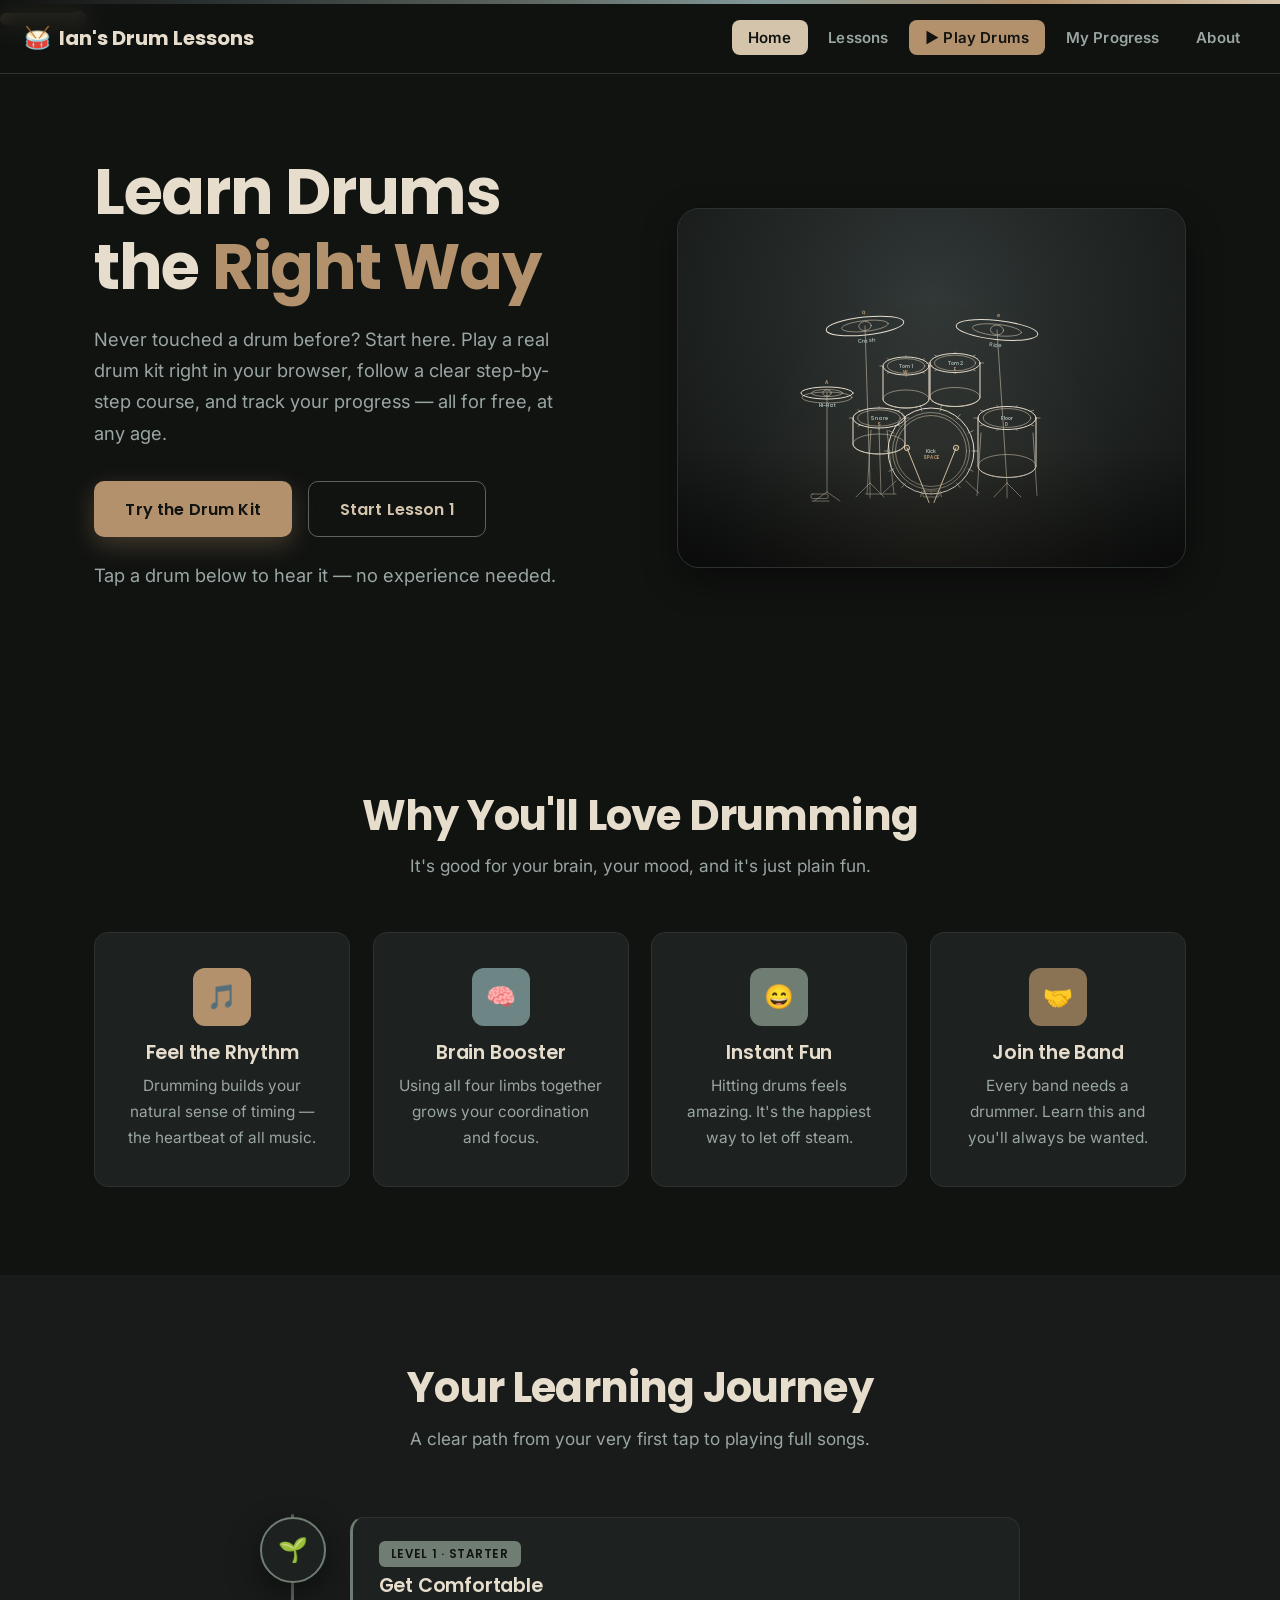
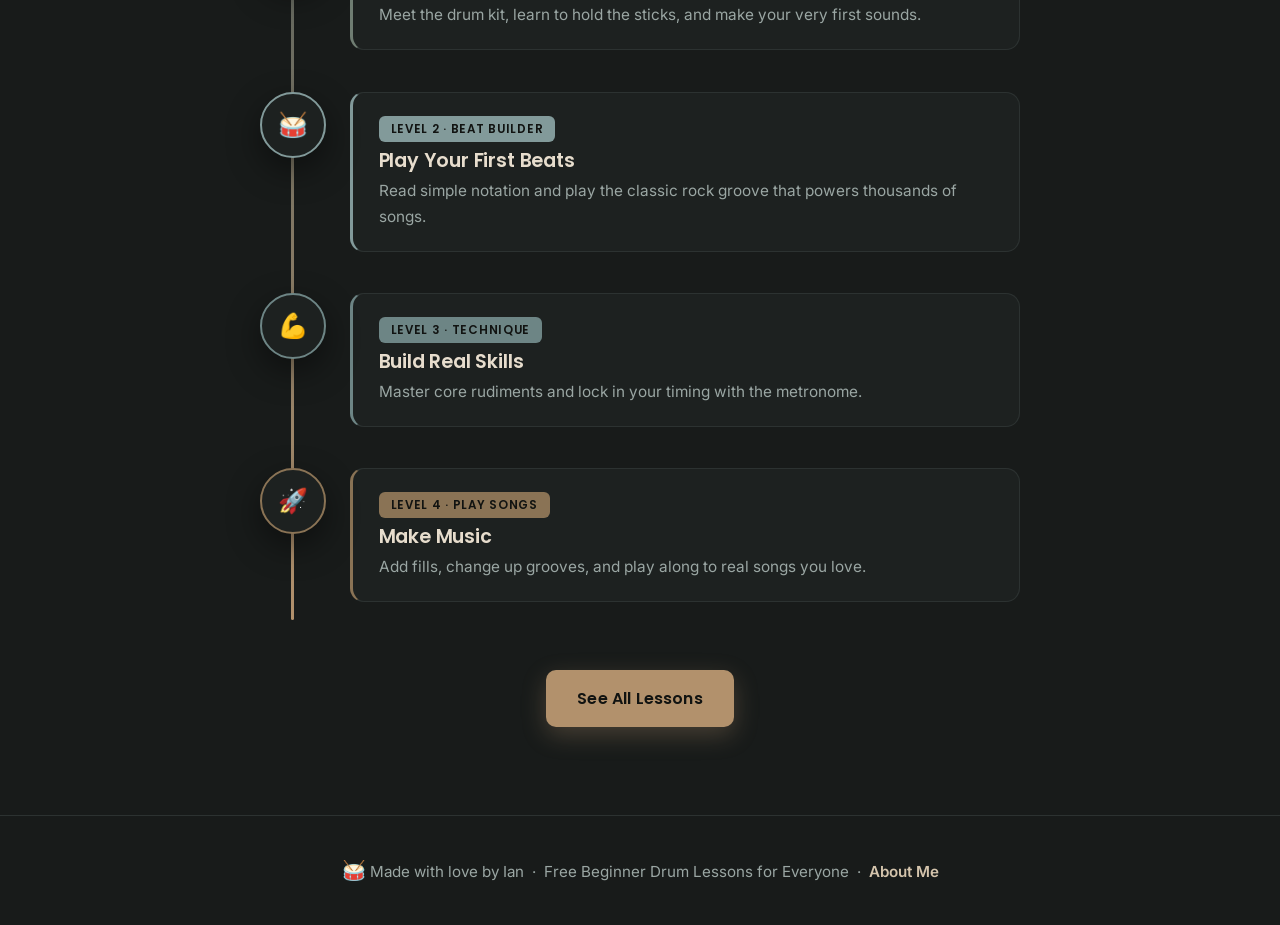
<file: index.html>
<!DOCTYPE html>
<html lang="en">
<head>
  <meta charset="UTF-8" />
  <meta name="viewport" content="width=device-width, initial-scale=1.0" />
  <title>Ian's Beginner Drum Lessons — Learn Drums the Fun Way</title>
  <meta name="description" content="Free, fun beginner drum lessons for all ages. Play a real drum kit in your browser, learn step by step, and track your progress." />
  <link rel="stylesheet" href="css/style.css" />
  <link rel="preconnect" href="https://fonts.googleapis.com" />
  <link rel="preconnect" href="https://fonts.gstatic.com" crossorigin />
  <link href="https://fonts.googleapis.com/css2?family=Poppins:wght@400;500;600;700&family=Inter:wght@400;500;600&display=swap" rel="stylesheet" />
</head>
<body>
  <div class="rainbow-strip"></div>
  <div class="scroll-track" aria-hidden="true">
    <div class="scroll-stick"><span class="shaft"></span><span class="tip"></span></div>
  </div>

  <header class="site-header">
    <nav class="nav">
      <a href="index.html" class="logo"><span class="logo-emoji">🥁</span> Ian's Drum Lessons</a>
      <ul class="nav-links">
        <li><a href="index.html" class="active">Home</a></li>
        <li><a href="lessons.html">Lessons</a></li>
        <li><a href="play.html" class="play-link">▶ Play Drums</a></li>
        <li><a href="dashboard.html">My Progress</a></li>
        <li><a href="about.html">About</a></li>
      </ul>
      <button class="hamburger" aria-label="Toggle menu" onclick="toggleMenu()">&#9776;</button>
    </nav>
  </header>

  <!-- HERO -->
  <section class="hero">
    <div class="hero-content">
      <h1>Learn Drums<br />the <span class="grad">Right Way</span></h1>
      <p>Never touched a drum before? Start here. Play a real drum kit right in your browser, follow a clear step-by-step course, and track your progress — all for free, at any age.</p>
      <div class="hero-btns">
        <a href="play.html" class="btn btn-primary">Try the Drum Kit</a>
        <a href="lessons.html" class="btn btn-sun">Start Lesson 1</a>
      </div>
      <p class="hero-note">Tap a drum below to hear it — no experience needed.</p>
    </div>
    <div class="kit-stage">
      <div data-drumkit></div>
    </div>
  </section>

  <!-- WHY -->
  <section class="section">
    <div class="container">
      <h2 class="section-title">Why You'll Love Drumming</h2>
      <p class="section-sub">It's good for your brain, your mood, and it's just plain fun.</p>
      <div class="cards">
        <div class="card" style="--c: var(--red)">
          <div class="card-icon">🎵</div>
          <h3>Feel the Rhythm</h3>
          <p>Drumming builds your natural sense of timing — the heartbeat of all music.</p>
        </div>
        <div class="card" style="--c: var(--blue)">
          <div class="card-icon">🧠</div>
          <h3>Brain Booster</h3>
          <p>Using all four limbs together grows your coordination and focus.</p>
        </div>
        <div class="card" style="--c: var(--green)">
          <div class="card-icon">😄</div>
          <h3>Instant Fun</h3>
          <p>Hitting drums feels amazing. It's the happiest way to let off steam.</p>
        </div>
        <div class="card" style="--c: var(--purple)">
          <div class="card-icon">🤝</div>
          <h3>Join the Band</h3>
          <p>Every band needs a drummer. Learn this and you'll always be wanted.</p>
        </div>
      </div>
    </div>
  </section>

  <!-- LEARNING JOURNEY ROADMAP -->
  <section class="section bg-soft">
    <div class="container">
      <h2 class="section-title">Your Learning Journey</h2>
      <p class="section-sub">A clear path from your very first tap to playing full songs.</p>
      <div class="roadmap">
        <div class="road-step" style="--c: var(--green)">
          <div class="road-dot">🌱</div>
          <div class="road-body">
            <span class="level-tag">Level 1 · Starter</span>
            <h3>Get Comfortable</h3>
            <p>Meet the drum kit, learn to hold the sticks, and make your very first sounds.</p>
          </div>
        </div>
        <div class="road-step" style="--c: var(--teal)">
          <div class="road-dot">🥁</div>
          <div class="road-body">
            <span class="level-tag">Level 2 · Beat Builder</span>
            <h3>Play Your First Beats</h3>
            <p>Read simple notation and play the classic rock groove that powers thousands of songs.</p>
          </div>
        </div>
        <div class="road-step" style="--c: var(--blue)">
          <div class="road-dot">💪</div>
          <div class="road-body">
            <span class="level-tag">Level 3 · Technique</span>
            <h3>Build Real Skills</h3>
            <p>Master core rudiments and lock in your timing with the metronome.</p>
          </div>
        </div>
        <div class="road-step" style="--c: var(--purple)">
          <div class="road-dot">🚀</div>
          <div class="road-body">
            <span class="level-tag">Level 4 · Play Songs</span>
            <h3>Make Music</h3>
            <p>Add fills, change up grooves, and play along to real songs you love.</p>
          </div>
        </div>
      </div>
      <div style="text-align:center; margin-top:2.5rem;">
        <a href="lessons.html" class="btn btn-primary">See All Lessons</a>
      </div>
    </div>
  </section>

  <footer class="site-footer">
    <p><span class="foot-emoji">🥁</span> Made with love by Ian &nbsp;·&nbsp; Free Beginner Drum Lessons for Everyone &nbsp;·&nbsp; <a href="about.html">About Me</a></p>
  </footer>

  <script src="js/audio.js"></script>
  <script src="js/drumkit.js"></script>
  <script src="js/main.js"></script>
</body>
</html>
</file>
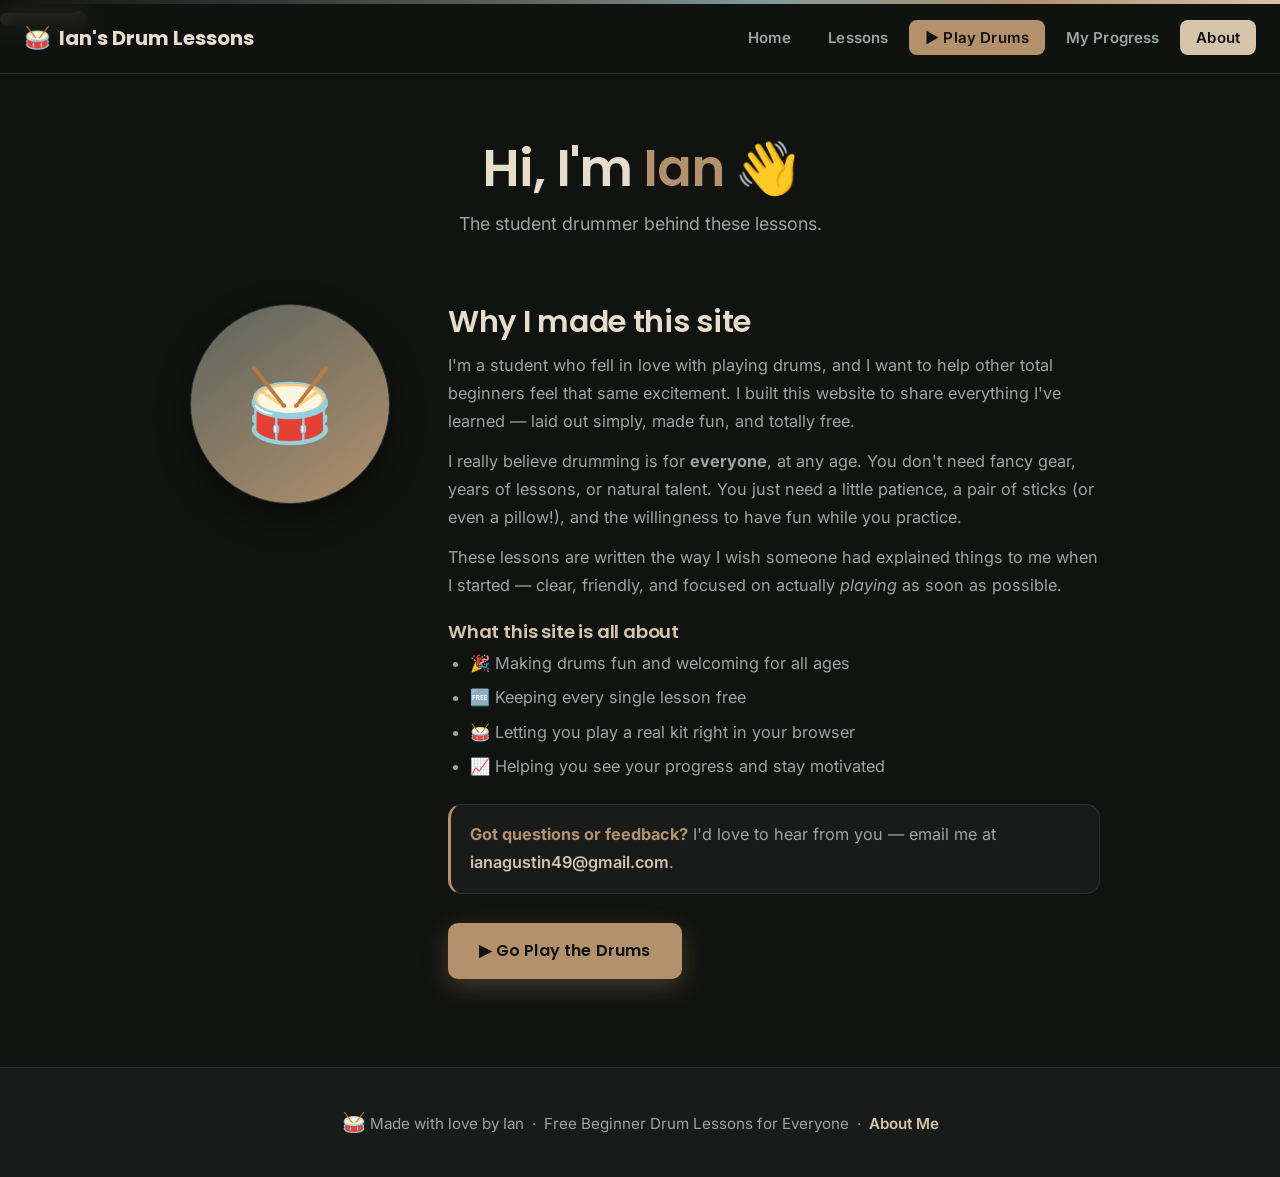
<file: about.html>
<!DOCTYPE html>
<html lang="en">
<head>
  <meta charset="UTF-8" />
  <meta name="viewport" content="width=device-width, initial-scale=1.0" />
  <title>About | Ian's Beginner Drum Lessons</title>
  <meta name="description" content="Meet Ian, the student drummer behind these free beginner drum lessons for all ages." />
  <link rel="stylesheet" href="css/style.css" />
  <link rel="preconnect" href="https://fonts.googleapis.com" />
  <link rel="preconnect" href="https://fonts.gstatic.com" crossorigin />
  <link href="https://fonts.googleapis.com/css2?family=Poppins:wght@400;500;600;700&family=Inter:wght@400;500;600&display=swap" rel="stylesheet" />
</head>
<body>
  <div class="rainbow-strip"></div>
  <div class="scroll-track" aria-hidden="true">
    <div class="scroll-stick"><span class="shaft"></span><span class="tip"></span></div>
  </div>

  <header class="site-header">
    <nav class="nav">
      <a href="index.html" class="logo"><span class="logo-emoji">🥁</span> Ian's Drum Lessons</a>
      <ul class="nav-links">
        <li><a href="index.html">Home</a></li>
        <li><a href="lessons.html">Lessons</a></li>
        <li><a href="play.html" class="play-link">▶ Play Drums</a></li>
        <li><a href="dashboard.html">My Progress</a></li>
        <li><a href="about.html" class="active">About</a></li>
      </ul>
      <button class="hamburger" aria-label="Toggle menu" onclick="toggleMenu()">&#9776;</button>
    </nav>
  </header>

  <section class="page-hero">
    <h1>Hi, I'm <span class="grad">Ian</span> 👋</h1>
    <p>The student drummer behind these lessons.</p>
  </section>

  <main class="container section" style="padding-top:1rem;">
    <div class="about-grid">
      <div class="avatar-big">🥁</div>
      <div class="about-text">
        <h2>Why I made this site</h2>
        <p>I'm a student who fell in love with playing drums, and I want to help other total beginners feel that same excitement. I built this website to share everything I've learned — laid out simply, made fun, and totally free.</p>
        <p>I really believe drumming is for <strong>everyone</strong>, at any age. You don't need fancy gear, years of lessons, or natural talent. You just need a little patience, a pair of sticks (or even a pillow!), and the willingness to have fun while you practice.</p>
        <p>These lessons are written the way I wish someone had explained things to me when I started — clear, friendly, and focused on actually <em>playing</em> as soon as possible.</p>

        <h3>What this site is all about</h3>
        <ul>
          <li>🎉 Making drums fun and welcoming for all ages</li>
          <li>🆓 Keeping every single lesson free</li>
          <li>🥁 Letting you play a real kit right in your browser</li>
          <li>📈 Helping you see your progress and stay motivated</li>
        </ul>

        <div class="tip-box" style="margin-top:1.5rem;">
          <strong>Got questions or feedback?</strong> I'd love to hear from you — email me at <a href="mailto:ianagustin49@gmail.com">ianagustin49@gmail.com</a>.
        </div>

        <div style="margin-top:1.8rem;">
          <a href="play.html" class="btn btn-primary">▶ Go Play the Drums</a>
        </div>
      </div>
    </div>
  </main>

  <footer class="site-footer">
    <p><span class="foot-emoji">🥁</span> Made with love by Ian &nbsp;·&nbsp; Free Beginner Drum Lessons for Everyone &nbsp;·&nbsp; <a href="about.html">About Me</a></p>
  </footer>

  <script src="js/main.js"></script>
</body>
</html>
</file>
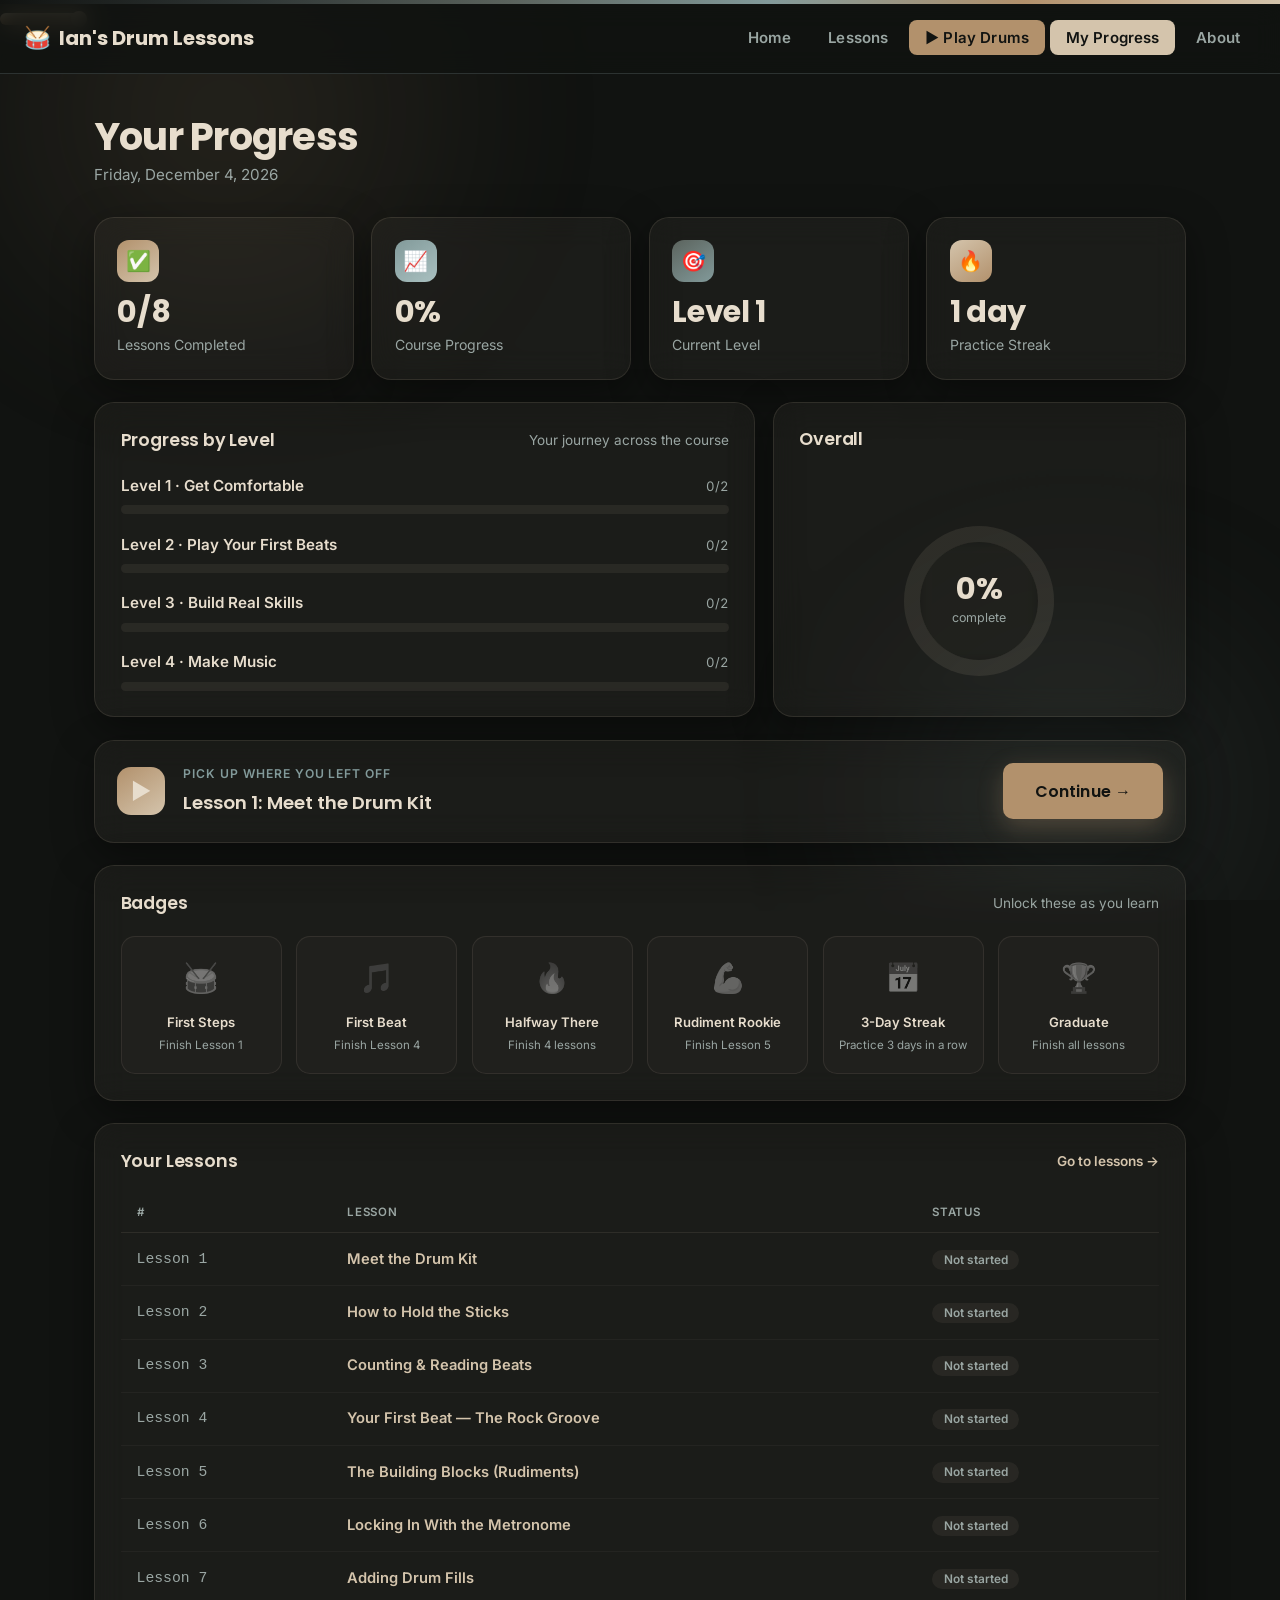
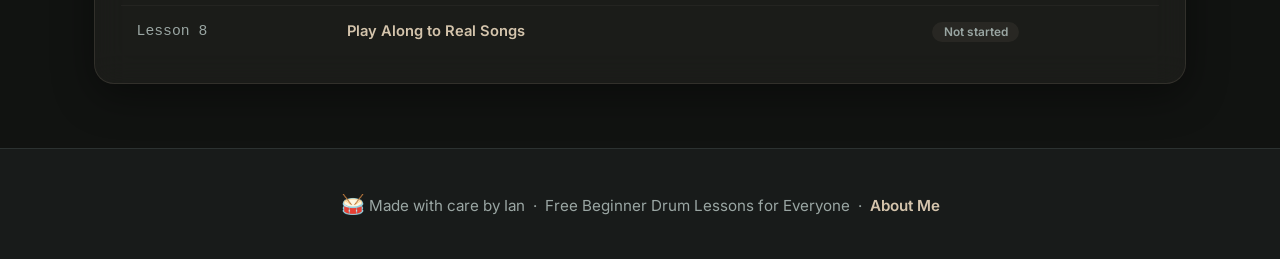
<file: dashboard.html>
<!DOCTYPE html>
<html lang="en">
<head>
  <meta charset="UTF-8" />
  <meta name="viewport" content="width=device-width, initial-scale=1.0" />
  <title>My Progress | Ian's Beginner Drum Lessons</title>
  <meta name="description" content="Track your drumming progress: lessons completed, your current level, practice streak, and badges you've unlocked." />
  <link rel="stylesheet" href="css/style.css" />
  <link rel="preconnect" href="https://fonts.googleapis.com" />
  <link rel="preconnect" href="https://fonts.gstatic.com" crossorigin />
  <link href="https://fonts.googleapis.com/css2?family=Poppins:wght@400;500;600;700&family=Inter:wght@400;500;600&display=swap" rel="stylesheet" />
</head>
<body>
  <div class="rainbow-strip"></div>
  <div class="scroll-track" aria-hidden="true">
    <div class="scroll-stick"><span class="shaft"></span><span class="tip"></span></div>
  </div>

  <!-- ambient glass glows -->
  <div class="dash-glows" aria-hidden="true"><span class="g1"></span><span class="g2"></span></div>

  <header class="site-header">
    <nav class="nav">
      <a href="index.html" class="logo"><span class="logo-emoji">🥁</span> Ian's Drum Lessons</a>
      <ul class="nav-links">
        <li><a href="index.html">Home</a></li>
        <li><a href="lessons.html">Lessons</a></li>
        <li><a href="play.html" class="play-link">▶ Play Drums</a></li>
        <li><a href="dashboard.html" class="active">My Progress</a></li>
        <li><a href="about.html">About</a></li>
      </ul>
      <button class="hamburger" aria-label="Toggle menu" onclick="toggleMenu()">&#9776;</button>
    </nav>
  </header>

  <main class="dash">
    <div class="container">

      <!-- Heading -->
      <div class="dash-head">
        <h1>Your Progress</h1>
        <p id="dash-date">Welcome back!</p>
      </div>

      <!-- KPI cards -->
      <div class="kpi-grid">
        <div class="glass-card kpi">
          <div class="kpi-row">
            <div class="kpi-icon c1">✅</div>
          </div>
          <div><div class="kpi-value" id="kpi-done">0/8</div><div class="kpi-label">Lessons Completed</div></div>
        </div>
        <div class="glass-card kpi">
          <div class="kpi-row">
            <div class="kpi-icon c2">📈</div>
          </div>
          <div><div class="kpi-value" id="kpi-pct">0%</div><div class="kpi-label">Course Progress</div></div>
        </div>
        <div class="glass-card kpi">
          <div class="kpi-row">
            <div class="kpi-icon c3">🎯</div>
          </div>
          <div><div class="kpi-value" id="kpi-level">Level 1</div><div class="kpi-label">Current Level</div></div>
        </div>
        <div class="glass-card kpi">
          <div class="kpi-row">
            <div class="kpi-icon c4">🔥</div>
          </div>
          <div><div class="kpi-value" id="kpi-streak">1 day</div><div class="kpi-label">Practice Streak</div></div>
        </div>
      </div>

      <!-- main grid: level progress + overall ring -->
      <div class="dash-grid">
        <section class="glass-card panel" aria-label="Progress by level">
          <div class="panel-head">
            <h2>Progress by Level</h2>
            <span class="panel-sub">Your journey across the course</span>
          </div>
          <div class="level-prog" id="level-prog"></div>
        </section>

        <section class="glass-card panel" aria-label="Overall completion">
          <div class="panel-head"><h2>Overall</h2></div>
          <div class="ring-wrap">
            <div class="ring" role="img" aria-label="Overall course completion">
              <div class="ring-center">
                <span class="ring-pct" id="ring-pct">0%</span>
                <span class="ring-lbl">complete</span>
              </div>
            </div>
          </div>
        </section>
      </div>

      <!-- continue learning -->
      <div class="glass-card next-card" style="margin-bottom:1.4rem;">
        <div class="next-icon">▶</div>
        <div class="next-text">
          <div class="next-eyebrow" id="next-eyebrow">Pick up where you left off</div>
          <div class="next-title" id="next-title">Lesson 1: Meet the Drum Kit</div>
        </div>
        <a class="btn btn-primary" id="next-link" href="lessons.html">Continue →</a>
      </div>

      <!-- badges -->
      <section class="glass-card panel" style="margin-bottom:1.4rem;" aria-label="Achievements">
        <div class="panel-head">
          <h2>Badges</h2>
          <span class="panel-sub">Unlock these as you learn</span>
        </div>
        <div class="badge-grid" id="badge-grid"></div>
      </section>

      <!-- lessons table -->
      <section class="glass-card panel" aria-label="All lessons">
        <div class="panel-head">
          <h2>Your Lessons</h2>
          <a class="panel-sub" href="lessons.html" style="color:var(--khaki);">Go to lessons →</a>
        </div>
        <div class="dash-table-wrap">
          <table class="dash-table">
            <thead>
              <tr><th>#</th><th>Lesson</th><th>Status</th></tr>
            </thead>
            <tbody id="lessons-tbody"></tbody>
          </table>
        </div>
      </section>

    </div>
  </main>

  <footer class="site-footer">
    <p><span class="foot-emoji">🥁</span> Made with care by Ian &nbsp;·&nbsp; Free Beginner Drum Lessons for Everyone &nbsp;·&nbsp; <a href="about.html">About Me</a></p>
  </footer>

  <script src="js/dashboard.js"></script>
  <script src="js/main.js"></script>
</body>
</html>
</file>
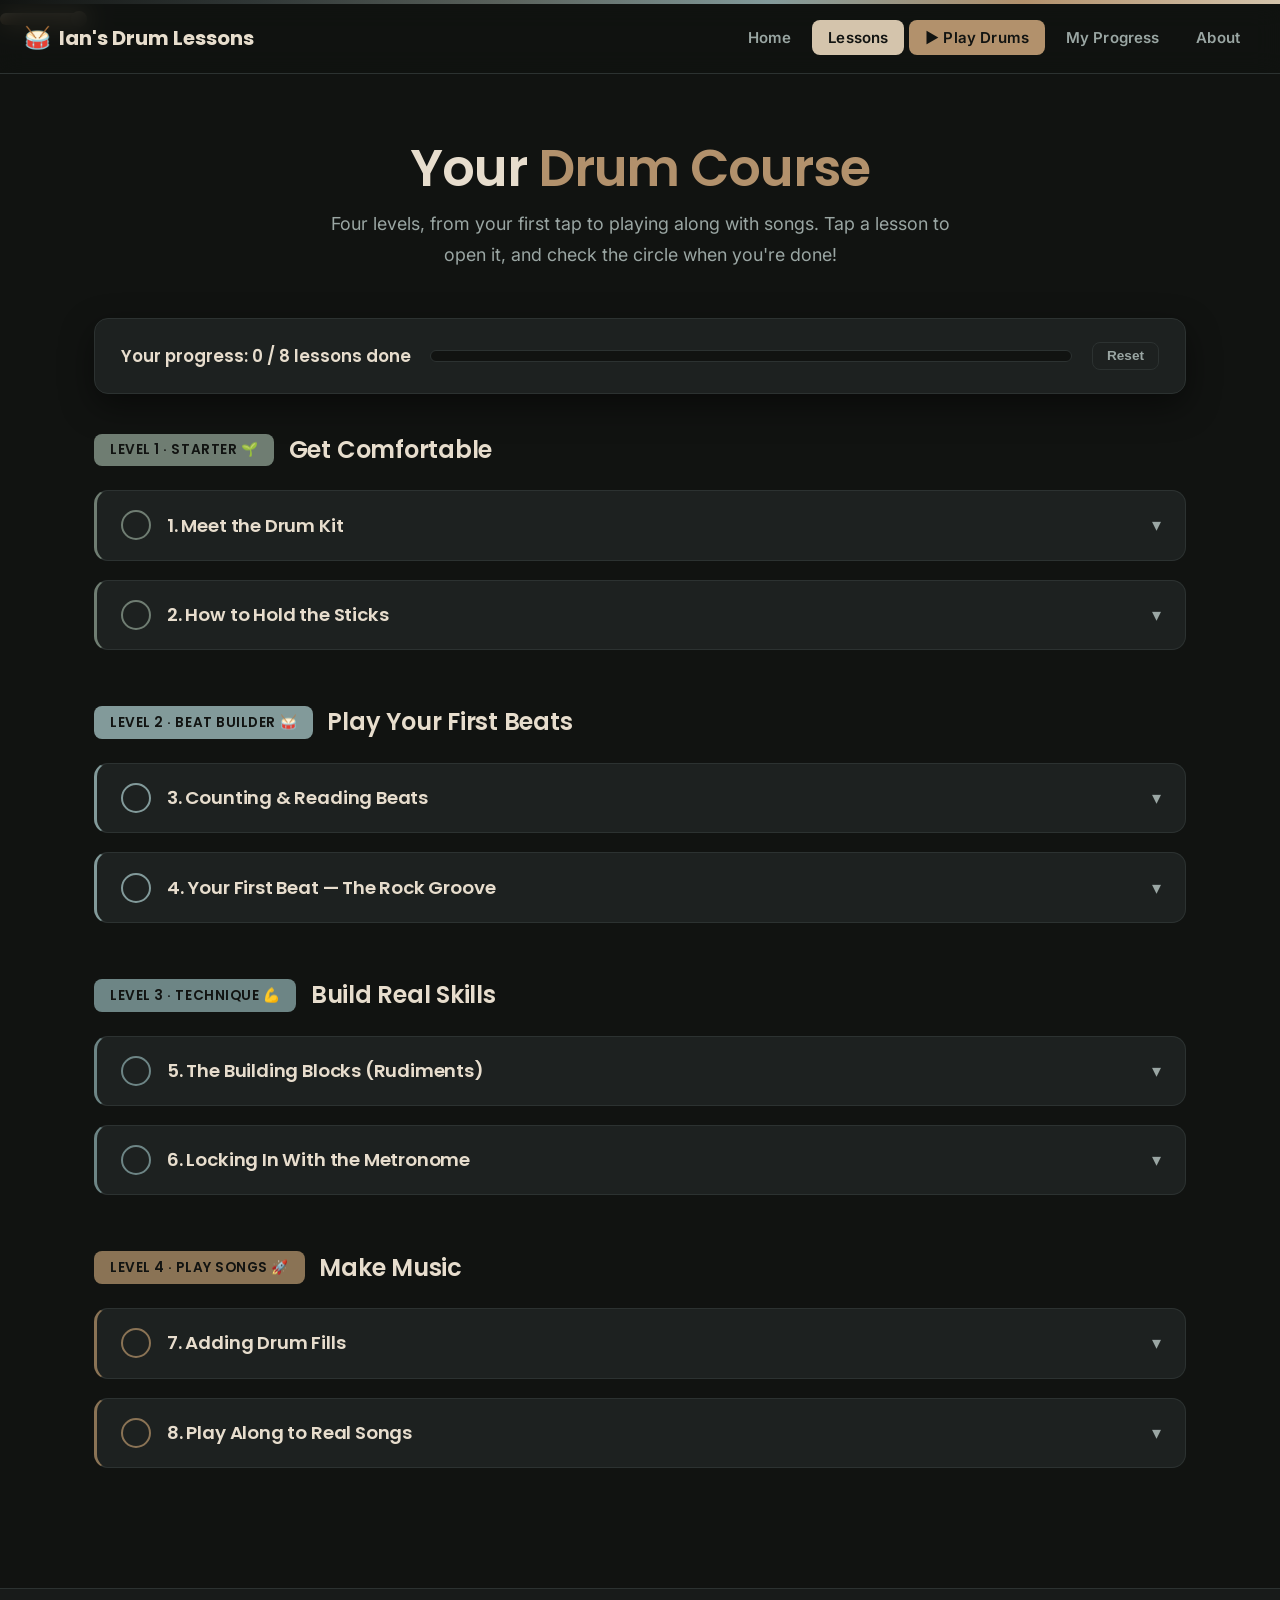
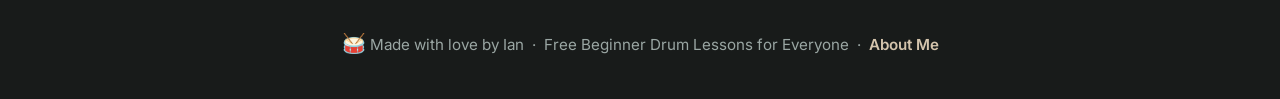
<file: lessons.html>
<!DOCTYPE html>
<html lang="en">
<head>
  <meta charset="UTF-8" />
  <meta name="viewport" content="width=device-width, initial-scale=1.0" />
  <title>Lessons | Ian's Beginner Drum Lessons</title>
  <meta name="description" content="A full beginner drum course in 4 levels. Read the lessons, watch videos, play along, and check off your progress as you go." />
  <link rel="stylesheet" href="css/style.css" />
  <link rel="preconnect" href="https://fonts.googleapis.com" />
  <link rel="preconnect" href="https://fonts.gstatic.com" crossorigin />
  <link href="https://fonts.googleapis.com/css2?family=Poppins:wght@400;500;600;700&family=Inter:wght@400;500;600&display=swap" rel="stylesheet" />
</head>
<body>
  <div class="rainbow-strip"></div>
  <div class="scroll-track" aria-hidden="true">
    <div class="scroll-stick"><span class="shaft"></span><span class="tip"></span></div>
  </div>

  <header class="site-header">
    <nav class="nav">
      <a href="index.html" class="logo"><span class="logo-emoji">🥁</span> Ian's Drum Lessons</a>
      <ul class="nav-links">
        <li><a href="index.html">Home</a></li>
        <li><a href="lessons.html" class="active">Lessons</a></li>
        <li><a href="play.html" class="play-link">▶ Play Drums</a></li>
        <li><a href="dashboard.html">My Progress</a></li>
        <li><a href="about.html">About</a></li>
      </ul>
      <button class="hamburger" aria-label="Toggle menu" onclick="toggleMenu()">&#9776;</button>
    </nav>
  </header>

  <section class="page-hero">
    <h1>Your <span class="grad">Drum Course</span></h1>
    <p>Four levels, from your first tap to playing along with songs. Tap a lesson to open it, and check the circle when you're done!</p>
  </section>

  <main class="container" style="padding-bottom:4rem;">

    <!-- PROGRESS -->
    <div class="progress-banner">
      <span class="ptext">Your progress</span>
      <div class="progress-bar-outer"><div class="progress-bar-inner"></div></div>
      <button class="reset-progress">Reset</button>
    </div>

    <!-- ============ LEVEL 1 ============ -->
    <section class="level-group">
      <div class="level-heading" style="--c: var(--green)">
        <span class="lv-badge">Level 1 · Starter 🌱</span>
        <h2>Get Comfortable</h2>
      </div>

      <!-- Lesson 1 -->
      <article class="lesson-article" id="lesson-1" style="--c: var(--green)">
        <div class="lesson-top">
          <div class="lesson-check" data-lesson="1" role="checkbox" aria-label="Mark lesson complete"></div>
          <h3>1. Meet the Drum Kit</h3>
          <span class="chevron">▾</span>
        </div>
        <div class="lesson-body">
          <p>Before you play a note, let's get to know your new best friend — the drum kit! Here are the main pieces:</p>
          <ul>
            <li><strong>Bass Drum (Kick)</strong> — the big drum on the floor, played with your foot.</li>
            <li><strong>Snare Drum</strong> — the sharp, snappy drum right in front of you.</li>
            <li><strong>Hi-Hat</strong> — two cymbals that open and close with a foot pedal.</li>
            <li><strong>Toms</strong> — the round drums used for fills and rolls.</li>
            <li><strong>Crash &amp; Ride Cymbals</strong> — the shiny metal discs for splashes and steady patterns.</li>
          </ul>
          <div class="tip-box"><strong>Try it now:</strong> Head to the <a href="play.html">Play Room</a> and tap each drum to hear how it sounds!</div>
          <h4>📺 Watch: Parts of the Drum Kit</h4>
          <div class="video-frame">
            <div class="video-placeholder">
              <span class="vp-icon">🎬</span>
              <span>Video lesson coming soon — Ian will add it here!</span>
            </div>
          </div>
        </div>
      </article>

      <!-- Lesson 2 -->
      <article class="lesson-article" id="lesson-2" style="--c: var(--green)">
        <div class="lesson-top">
          <div class="lesson-check" data-lesson="2" role="checkbox" aria-label="Mark lesson complete"></div>
          <h3>2. How to Hold the Sticks</h3>
          <span class="chevron">▾</span>
        </div>
        <div class="lesson-body">
          <p>A good grip keeps you relaxed and in control. For beginners we use <strong>matched grip</strong> — both hands hold the stick the same way.</p>
          <ol>
            <li>Hold the stick about ⅓ of the way up from the bottom end.</li>
            <li>Pinch it gently between your thumb and pointer finger — this is the "fulcrum."</li>
            <li>Let your other fingers wrap loosely around. Don't squeeze!</li>
            <li>When you hit the drum, let the stick <strong>bounce back up</strong> on its own.</li>
          </ol>
          <div class="tip-box"><strong>Beginner Tip:</strong> Hold the sticks like you'd hold a small bird — firm enough that it won't fly away, gentle enough that you won't hurt it.</div>
        </div>
      </article>
    </section>

    <!-- ============ LEVEL 2 ============ -->
    <section class="level-group">
      <div class="level-heading" style="--c: var(--teal)">
        <span class="lv-badge">Level 2 · Beat Builder 🥁</span>
        <h2>Play Your First Beats</h2>
      </div>

      <!-- Lesson 3 -->
      <article class="lesson-article" id="lesson-3" style="--c: var(--teal)">
        <div class="lesson-top">
          <div class="lesson-check" data-lesson="3" role="checkbox" aria-label="Mark lesson complete"></div>
          <h3>3. Counting &amp; Reading Beats</h3>
          <span class="chevron">▾</span>
        </div>
        <div class="lesson-body">
          <p>Most beginner drum music is in <strong>4/4 time</strong> — that means 4 beats in each bar. We count it out loud:</p>
          <p style="font-size:1.3rem; text-align:center; font-weight:800; color:var(--teal);">1 &amp; 2 &amp; 3 &amp; 4 &amp;</p>
          <p>Each <strong>number</strong> is a main beat. Each <strong>"and"</strong> is the halfway point in between. Tap your foot on the numbers and you've got it!</p>
          <div class="tip-box"><strong>Try it:</strong> Count out loud and clap on every number. Then clap on the "ands" too. That's the rhythm of eighth notes!</div>
        </div>
      </article>

      <!-- Lesson 4 -->
      <article class="lesson-article" id="lesson-4" style="--c: var(--teal)">
        <div class="lesson-top">
          <div class="lesson-check" data-lesson="4" role="checkbox" aria-label="Mark lesson complete"></div>
          <h3>4. Your First Beat — The Rock Groove</h3>
          <span class="chevron">▾</span>
        </div>
        <div class="lesson-body">
          <p>This is the most famous beat in the world. Learn this and you can play along with thousands of songs!</p>
          <div class="beat-grid">
            <div class="beat-row">
              <span class="part-label">Hi-Hat</span>
              <div class="beat-cells">
                <div class="beat-cell on-hat">1</div><div class="beat-cell on-hat">&amp;</div>
                <div class="beat-cell on-hat">2</div><div class="beat-cell on-hat">&amp;</div>
                <div class="beat-cell on-hat">3</div><div class="beat-cell on-hat">&amp;</div>
                <div class="beat-cell on-hat">4</div><div class="beat-cell on-hat">&amp;</div>
              </div>
            </div>
            <div class="beat-row">
              <span class="part-label">Snare</span>
              <div class="beat-cells">
                <div class="beat-cell">1</div><div class="beat-cell">&amp;</div>
                <div class="beat-cell on-snare">2</div><div class="beat-cell">&amp;</div>
                <div class="beat-cell">3</div><div class="beat-cell">&amp;</div>
                <div class="beat-cell on-snare">4</div><div class="beat-cell">&amp;</div>
              </div>
            </div>
            <div class="beat-row">
              <span class="part-label">Kick</span>
              <div class="beat-cells">
                <div class="beat-cell on-bass">1</div><div class="beat-cell">&amp;</div>
                <div class="beat-cell">2</div><div class="beat-cell">&amp;</div>
                <div class="beat-cell on-bass">3</div><div class="beat-cell">&amp;</div>
                <div class="beat-cell">4</div><div class="beat-cell">&amp;</div>
              </div>
            </div>
          </div>
          <h4>How to learn it, one piece at a time:</h4>
          <ol>
            <li>Play the hi-hat on every count: 1 &amp; 2 &amp; 3 &amp; 4 &amp;.</li>
            <li>Add the snare on beats <strong>2</strong> and <strong>4</strong>.</li>
            <li>Add the kick on beats <strong>1</strong> and <strong>3</strong>.</li>
            <li>Put it together — slowly!</li>
          </ol>
          <h4>🔊 Hear it &amp; play along:</h4>
          <div class="beat-buttons">
            <button class="beat-btn" data-beat="rock" style="--c: var(--red)">▶ Play the Rock Beat</button>
          </div>
          <div class="tip-box"><strong>Beginner Tip:</strong> Practice each limb separately first. Your brain needs a little time to learn each hand and foot — that's totally normal!</div>
        </div>
      </article>
    </section>

    <!-- ============ LEVEL 3 ============ -->
    <section class="level-group">
      <div class="level-heading" style="--c: var(--blue)">
        <span class="lv-badge">Level 3 · Technique 💪</span>
        <h2>Build Real Skills</h2>
      </div>

      <!-- Lesson 5 -->
      <article class="lesson-article" id="lesson-5" style="--c: var(--blue)">
        <div class="lesson-top">
          <div class="lesson-check" data-lesson="5" role="checkbox" aria-label="Mark lesson complete"></div>
          <h3>5. The Building Blocks (Rudiments)</h3>
          <span class="chevron">▾</span>
        </div>
        <div class="lesson-body">
          <p>Rudiments are little stick patterns — like the ABCs of drumming. Master these three and you can play almost anything:</p>
          <h4>1. Single Stroke Roll</h4>
          <p>Alternate hands: <code>R L R L R L R L</code></p>
          <h4>2. Double Stroke Roll</h4>
          <p>Two hits per hand: <code>R R L L R R L L</code></p>
          <h4>3. Paradiddle</h4>
          <p>The fun one: <code>R L R R&nbsp;&nbsp;L R L L</code></p>
          <div class="tip-box"><strong>Practice Plan:</strong> 5 minutes on each, every day, on a pillow or practice pad. You'll feel the difference within two weeks!</div>
        </div>
      </article>

      <!-- Lesson 6 -->
      <article class="lesson-article" id="lesson-6" style="--c: var(--blue)">
        <div class="lesson-top">
          <div class="lesson-check" data-lesson="6" role="checkbox" aria-label="Mark lesson complete"></div>
          <h3>6. Locking In With the Metronome</h3>
          <span class="chevron">▾</span>
        </div>
        <div class="lesson-body">
          <p>A metronome is a tool that clicks at a steady speed. It's the secret to becoming a tight, reliable drummer.</p>
          <ul>
            <li>Set it to a speed where you can play <em>perfectly</em>. Mistakes? Slow it down.</li>
            <li>Play cleanly 10 times in a row, then speed up by 5 BPM.</li>
            <li>Repeat. This is how real speed is built.</li>
          </ul>
          <div class="tip-box"><strong>Use ours free:</strong> There's a built-in metronome in the <a href="play.html">Play Room</a> — start at 60 BPM and work your way up.</div>
        </div>
      </article>
    </section>

    <!-- ============ LEVEL 4 ============ -->
    <section class="level-group">
      <div class="level-heading" style="--c: var(--purple)">
        <span class="lv-badge">Level 4 · Play Songs 🚀</span>
        <h2>Make Music</h2>
      </div>

      <!-- Lesson 7 -->
      <article class="lesson-article" id="lesson-7" style="--c: var(--purple)">
        <div class="lesson-top">
          <div class="lesson-check" data-lesson="7" role="checkbox" aria-label="Mark lesson complete"></div>
          <h3>7. Adding Drum Fills</h3>
          <span class="chevron">▾</span>
        </div>
        <div class="lesson-body">
          <p>A <strong>fill</strong> is a little burst of drumming that connects two sections of a song — usually at the end of every 4 or 8 bars.</p>
          <p>The simplest fill: play your rock groove for 3 bars, then on bar 4 play four snare hits, or roll down the toms — <code>snare · tom1 · tom2 · floor</code> — and crash on beat 1 of the next bar!</p>
          <div class="tip-box"><strong>Try it:</strong> Loop a beat in the <a href="play.html">Play Room</a> and add a tom roll at the end of each cycle.</div>
        </div>
      </article>

      <!-- Lesson 8 -->
      <article class="lesson-article" id="lesson-8" style="--c: var(--purple)">
        <div class="lesson-top">
          <div class="lesson-check" data-lesson="8" role="checkbox" aria-label="Mark lesson complete"></div>
          <h3>8. Play Along to Real Songs</h3>
          <span class="chevron">▾</span>
        </div>
        <div class="lesson-body">
          <p>This is the goal — making music with songs you love! Here's how to start:</p>
          <ol>
            <li>Pick a song with a simple, steady beat (slower is easier).</li>
            <li>Listen first and tap the rhythm on your legs.</li>
            <li>Play just the kick and snare along with it.</li>
            <li>Add the hi-hat once you're comfortable.</li>
          </ol>
          <h4>🔊 Warm up with these grooves:</h4>
          <div class="beat-buttons">
            <button class="beat-btn" data-beat="rock"      style="--c: var(--red)">▶ Rock</button>
            <button class="beat-btn" data-beat="pop"       style="--c: var(--purple)">▶ Pop</button>
            <button class="beat-btn" data-beat="fourfloor" style="--c: var(--teal)">▶ Dance</button>
          </div>
          <div class="tip-box"><strong>You did it! 🎉</strong> Once you can play along to a song, you're officially a drummer. Keep practicing and have fun!</div>
        </div>
      </article>
    </section>

  </main>

  <footer class="site-footer">
    <p><span class="foot-emoji">🥁</span> Made with love by Ian &nbsp;·&nbsp; Free Beginner Drum Lessons for Everyone &nbsp;·&nbsp; <a href="about.html">About Me</a></p>
  </footer>

  <script src="js/audio.js"></script>
  <script src="js/beats.js"></script>
  <script src="js/progress.js"></script>
  <script src="js/main.js"></script>
</body>
</html>
</file>
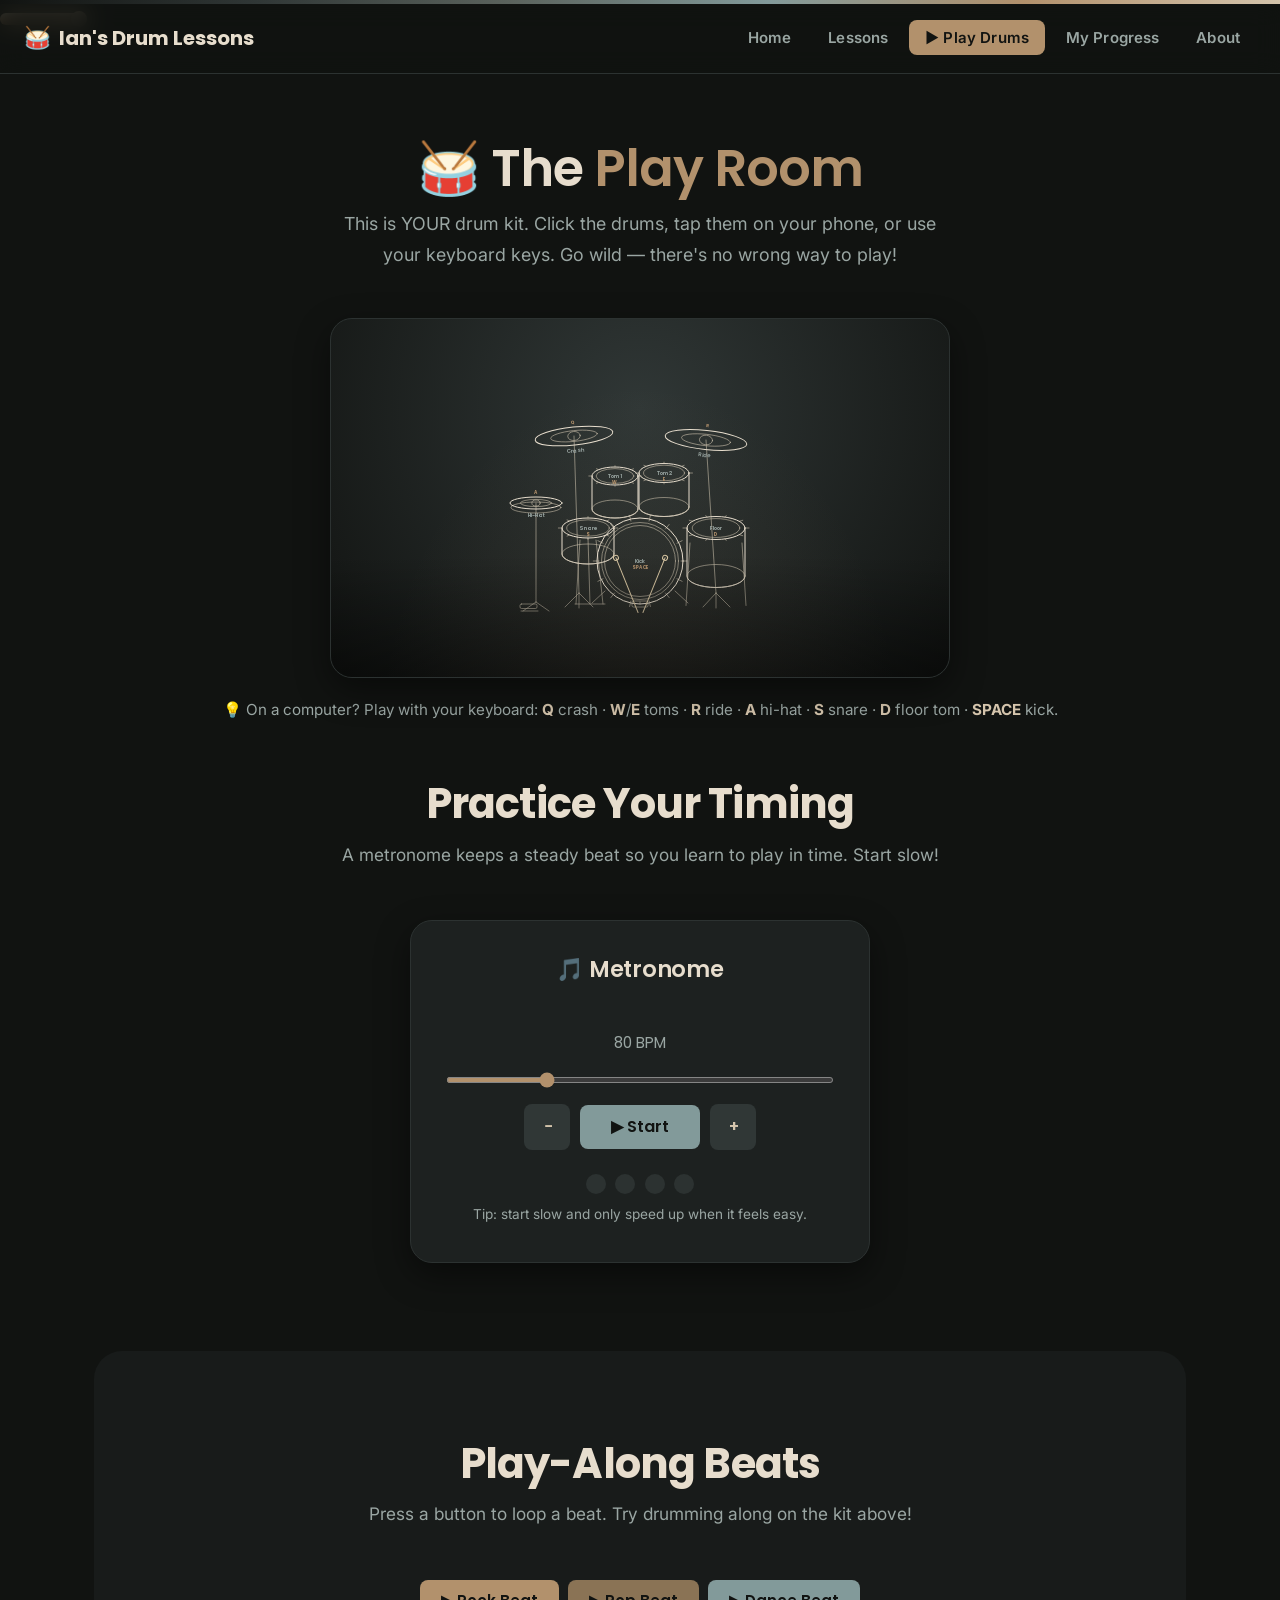
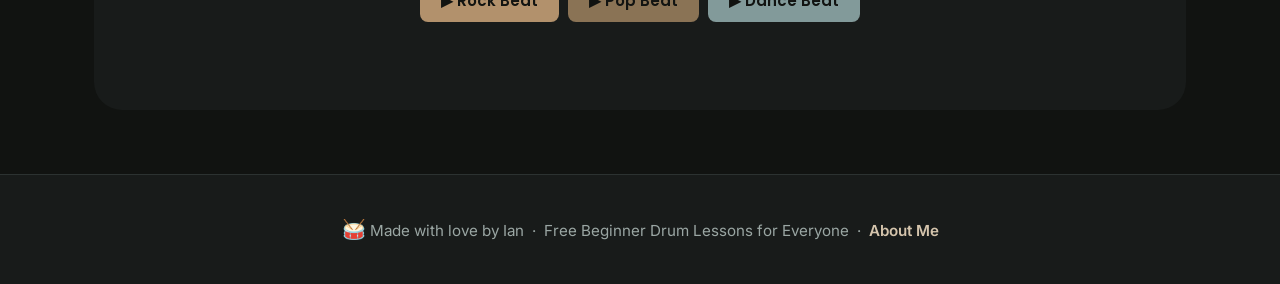
<file: play.html>
<!DOCTYPE html>
<html lang="en">
<head>
  <meta charset="UTF-8" />
  <meta name="viewport" content="width=device-width, initial-scale=1.0" />
  <title>Play Drums | Ian's Beginner Drum Lessons</title>
  <meta name="description" content="Play a real drum kit in your browser with your mouse, touch, or keyboard. Plus a built-in metronome to practice your timing." />
  <link rel="stylesheet" href="css/style.css" />
  <link rel="preconnect" href="https://fonts.googleapis.com" />
  <link rel="preconnect" href="https://fonts.gstatic.com" crossorigin />
  <link href="https://fonts.googleapis.com/css2?family=Poppins:wght@400;500;600;700&family=Inter:wght@400;500;600&display=swap" rel="stylesheet" />
</head>
<body>
  <div class="rainbow-strip"></div>
  <div class="scroll-track" aria-hidden="true">
    <div class="scroll-stick"><span class="shaft"></span><span class="tip"></span></div>
  </div>

  <header class="site-header">
    <nav class="nav">
      <a href="index.html" class="logo"><span class="logo-emoji">🥁</span> Ian's Drum Lessons</a>
      <ul class="nav-links">
        <li><a href="index.html">Home</a></li>
        <li><a href="lessons.html">Lessons</a></li>
        <li><a href="play.html" class="play-link active">▶ Play Drums</a></li>
        <li><a href="dashboard.html">My Progress</a></li>
        <li><a href="about.html">About</a></li>
      </ul>
      <button class="hamburger" aria-label="Toggle menu" onclick="toggleMenu()">&#9776;</button>
    </nav>
  </header>

  <section class="page-hero">
    <h1>🥁 The <span class="grad">Play Room</span></h1>
    <p>This is YOUR drum kit. Click the drums, tap them on your phone, or use your keyboard keys. Go wild — there's no wrong way to play!</p>
  </section>

  <main class="container" style="padding-bottom:4rem;">
    <!-- Big playable kit -->
    <div class="kit-stage" style="max-width:620px; margin:0 auto;">
      <div data-drumkit></div>
    </div>
    <p class="kit-hint">💡 On a computer? Play with your keyboard: <strong>Q</strong> crash · <strong>W</strong>/<strong>E</strong> toms · <strong>R</strong> ride · <strong>A</strong> hi-hat · <strong>S</strong> snare · <strong>D</strong> floor tom · <strong>SPACE</strong> kick.</p>

    <!-- Metronome -->
    <div class="section" style="padding-top:3.5rem;">
      <h2 class="section-title">Practice Your Timing</h2>
      <p class="section-sub">A metronome keeps a steady beat so you learn to play in time. Start slow!</p>
      <div data-metronome class="metronome"></div>
    </div>

    <!-- Play-along beats -->
    <div class="section bg-soft" style="border-radius:28px;">
      <div class="container" style="text-align:center;">
        <h2 class="section-title">Play-Along Beats</h2>
        <p class="section-sub">Press a button to loop a beat. Try drumming along on the kit above!</p>
        <div class="beat-buttons" style="justify-content:center;">
          <button class="beat-btn" data-beat="rock"      style="--c: var(--red)">▶ Rock Beat</button>
          <button class="beat-btn" data-beat="pop"       style="--c: var(--purple)">▶ Pop Beat</button>
          <button class="beat-btn" data-beat="fourfloor" style="--c: var(--teal)">▶ Dance Beat</button>
        </div>
      </div>
    </div>
  </main>

  <footer class="site-footer">
    <p><span class="foot-emoji">🥁</span> Made with love by Ian &nbsp;·&nbsp; Free Beginner Drum Lessons for Everyone &nbsp;·&nbsp; <a href="about.html">About Me</a></p>
  </footer>

  <script src="js/audio.js"></script>
  <script src="js/drumkit.js"></script>
  <script src="js/metronome.js"></script>
  <script src="js/beats.js"></script>
  <script src="js/main.js"></script>
</body>
</html>
</file>
<file: css/style.css>
/* =========================================================
   Ian's Beginner Drum Lessons — Refined Theme
   Palette: Khaki Shade, Pale Brown, Blue Surf, Woodland
   Moss, Jet Set, Dark Tone Ink. Professional & warm.
   ========================================================= */

*, *::before, *::after { box-sizing: border-box; margin: 0; padding: 0; }

:root {
  /* Core palette from the reference image */
  --khaki:   #d4c4ac;   /* Khaki Shade  */
  --brown:   #b2916c;   /* Pale Brown   */
  --surf:    #829a9a;   /* Blue Surf    */
  --moss:    #5b635d;   /* Woodland Moss*/
  --jet:     #303736;   /* Jet Set      */
  --ink:     #111311;   /* Dark Tone Ink*/

  /* Roles */
  --bg:        var(--ink);
  --bg-soft:   #181b1a;
  --surface:   #1d2120;
  --surface-2: var(--jet);
  --text:      #e7ddcd;
  --text-soft: #9aa6a3;
  --border:    #2c3231;
  --accent:    var(--brown);
  --accent-2:  var(--surf);

  /* Legacy accent names remapped to the new palette so the
     existing per-lesson/level coloring stays cohesive. */
  --red:    #b2916c;
  --orange: #c4a079;
  --yellow: #d4c4ac;
  --green:  #6f7d72;
  --teal:   #829a9a;
  --blue:   #6d8585;
  --purple: #8a7355;
  --pink:   #a87f63;

  --font-head: 'Poppins', 'Segoe UI', sans-serif;
  --font-body: 'Inter', 'Segoe UI', sans-serif;

  --radius: 14px;
  --radius-lg: 22px;
  --shadow: 0 12px 34px rgba(0, 0, 0, 0.45);
  --shadow-hover: 0 18px 44px rgba(0, 0, 0, 0.55);

  --band: linear-gradient(90deg, var(--ink), var(--jet), var(--moss), var(--surf), var(--brown), var(--khaki));
}

html { scroll-behavior: smooth; }

body {
  background: var(--bg);
  color: var(--text);
  font-family: var(--font-body);
  font-size: 1.02rem;
  line-height: 1.7;
  overflow-x: hidden;
  -webkit-font-smoothing: antialiased;
}

a { color: var(--khaki); text-decoration: none; font-weight: 600; transition: color 0.2s; }
a:hover { color: var(--brown); text-decoration: none; }

.container { max-width: 1140px; margin: 0 auto; padding: 0 1.5rem; }
.section { padding: 5.5rem 0; }
.bg-soft { background: var(--bg-soft); }

h1, h2, h3, h4 { font-family: var(--font-head); line-height: 1.18; font-weight: 600; letter-spacing: -0.01em; }

.rainbow-strip { height: 4px; background: var(--band); }

/* Subtle scroll-reveal */
.reveal { opacity: 0; transform: translateY(24px); transition: opacity 0.6s ease, transform 0.6s ease; }
.reveal.in { opacity: 1; transform: none; }

/* ============ SCROLL DRUMSTICK ============ */
.scroll-track {
  position: fixed; top: 4px; left: 0; right: 0; height: 30px; z-index: 150;
  pointer-events: none;
}
.scroll-stick {
  position: absolute; top: 9px; left: 0; width: 84px; height: 12px;
  transform-origin: 50% 50%; will-change: transform, left;
}
.scroll-stick .shaft {
  position: absolute; inset: 0; border-radius: 7px;
  background: linear-gradient(180deg, var(--khaki), var(--brown) 55%, #7c6044);
  box-shadow: 0 3px 8px rgba(0,0,0,0.5);
}
.scroll-stick .tip {
  position: absolute; right: -3px; top: -2px; width: 16px; height: 16px;
  border-radius: 50%;
  background: radial-gradient(circle at 35% 35%, var(--khaki), var(--brown));
  box-shadow: 0 2px 6px rgba(0,0,0,0.5);
}

/* ============ NAV ============ */
.site-header {
  position: sticky; top: 0; z-index: 200;
  background: rgba(17, 19, 17, 0.82);
  backdrop-filter: blur(12px);
  border-bottom: 1px solid var(--border);
}
.nav { display: flex; align-items: center; justify-content: space-between; padding: 1rem 1.5rem; }
.logo {
  font-family: var(--font-head); font-size: 1.25rem; font-weight: 700;
  color: var(--text); display: flex; align-items: center; gap: 0.5rem; letter-spacing: 0;
}
.logo:hover { color: var(--text); }
.logo .logo-emoji { font-size: 1.35rem; }

.nav-links { list-style: none; display: flex; gap: 0.3rem; align-items: center; }
.nav-links a {
  color: var(--text-soft); font-weight: 600; font-size: 0.94rem;
  padding: 0.5rem 1rem; border-radius: 8px; transition: all 0.2s; letter-spacing: 0.01em;
}
.nav-links a:hover { color: var(--text); background: var(--surface); }
.nav-links a.active { color: var(--ink); background: var(--khaki); }
.nav-links a.play-link { color: var(--ink); background: var(--brown); }
.nav-links a.play-link:hover { background: var(--khaki); color: var(--ink); }

.hamburger { display: none; background: none; border: none; font-size: 1.6rem; color: var(--text); cursor: pointer; }

/* ============ BUTTONS ============ */
.btn {
  display: inline-flex; align-items: center; gap: 0.5rem;
  padding: 0.85rem 1.9rem; border-radius: 10px;
  font-family: var(--font-head); font-size: 1rem; font-weight: 600;
  cursor: pointer; border: 1px solid transparent; transition: all 0.2s; text-decoration: none;
  letter-spacing: 0.01em;
}
.btn:hover { transform: translateY(-2px); text-decoration: none; }
.btn-primary { background: var(--brown); color: var(--ink); box-shadow: 0 8px 24px rgba(178, 145, 108, 0.3); }
.btn-primary:hover { background: var(--khaki); color: var(--ink); box-shadow: 0 12px 30px rgba(178, 145, 108, 0.4); }
.btn-sun { background: transparent; color: var(--khaki); border-color: var(--moss); }
.btn-sun:hover { background: var(--surface); color: var(--khaki); }
.btn-outline { background: transparent; color: var(--surf); border: 1px solid var(--surf); }
.btn-outline:hover { background: var(--surf); color: var(--ink); }

/* ============ HERO ============ */
.hero {
  position: relative; display: grid; grid-template-columns: 1.05fr 1fr; gap: 3rem; align-items: center;
  padding: 5rem 1.5rem; max-width: 1140px; margin: 0 auto;
}
.hero-content h1 { font-size: clamp(2.4rem, 6vw, 4rem); font-weight: 700; margin-bottom: 1.2rem; letter-spacing: -0.02em; }
.hero-content h1 .grad { color: var(--brown); }
.hero-content p { font-size: 1.15rem; color: var(--text-soft); margin-bottom: 2rem; max-width: 480px; }
.hero-btns { display: flex; gap: 1rem; flex-wrap: wrap; }
.hero-note { margin-top: 1.4rem; font-size: 0.92rem; color: var(--text-soft); }

/* (confetti removed for a cleaner, professional feel) */
.confetti { display: none; }

/* ============ PLAYABLE DRUM KIT (realistic) ============ */
.kit-stage {
  position: relative;
  background:
    radial-gradient(ellipse at 50% 120%, rgba(178,145,108,0.12), transparent 60%),
    radial-gradient(circle at 50% 25%, var(--jet), var(--ink));
  border: 1px solid var(--border); border-radius: var(--radius-lg);
  box-shadow: var(--shadow); padding: 1.6rem; min-height: 360px;
  display: flex; align-items: center; justify-content: center; overflow: hidden;
}
/* subtle stage floor */
.kit-stage::after {
  content: ''; position: absolute; left: 0; right: 0; bottom: 0; height: 34%;
  background: linear-gradient(to top, rgba(0,0,0,0.45), transparent);
  pointer-events: none;
}
.kit-wrap { position: relative; width: 100%; max-width: 540px; z-index: 1; }

/* The whole kit is one SVG line-art illustration */
.kit-svg { width: 100%; height: auto; display: block; overflow: visible; }

/* line work */
.kit-svg .ln { fill: none; stroke: #e7ddcd; stroke-width: 2; stroke-linejoin: round; stroke-linecap: round; }
.kit-svg .ln.thin { stroke-width: 1.2; stroke: #c7bca8; }
.kit-svg .hardware { pointer-events: none; }

/* invisible click target over each piece */
.kit-svg .hit-area { fill: rgba(0,0,0,0); cursor: pointer; }
/* flash that lights up the head when struck */
.kit-svg .flash { fill: var(--khaki); opacity: 0; pointer-events: none; }

.kit-svg .pad { -webkit-tap-highlight-color: transparent; }
.kit-svg .pad:hover .ln { stroke: #ffffff; }
.kit-svg .pad:focus { outline: none; }
.kit-svg .pad:focus-visible .hit-area { fill: rgba(212,196,172,0.12); }
.kit-svg .pad.hit .flash { animation: flash 0.28s ease; }
@keyframes flash { 0% { opacity: 0.5; } 100% { opacity: 0; } }

/* labels drawn inside the SVG */
.kit-svg .label { font-family: var(--font-head); font-weight: 600; font-size: 11px; fill: var(--text-soft); pointer-events: none; }
.kit-svg .key { font-family: var(--font-head); font-weight: 700; font-size: 9px; fill: var(--brown); pointer-events: none; letter-spacing: 0.5px; }

/* drumsticks — pivot at the tip (local 0,0 = 50% 0% of bbox) */
.kit-svg .stick { transition: transform 0.1s ease; pointer-events: none; transform-box: fill-box; transform-origin: 50% 0%; }
.kit-svg .stick .ln { stroke: #d9c7a3; }

.kit-hint { text-align: center; margin-top: 1.2rem; color: var(--text-soft); font-size: 0.95rem; }
.kit-hint strong { color: var(--khaki); }

/* ============ SECTIONS / CARDS ============ */
.section-title { text-align: center; font-size: clamp(1.8rem, 4vw, 2.6rem); font-weight: 700; margin-bottom: 0.7rem; letter-spacing: -0.02em; }
.section-sub { text-align: center; color: var(--text-soft); font-size: 1.08rem; margin-bottom: 3.2rem; max-width: 640px; margin-left: auto; margin-right: auto; }

.cards { display: grid; grid-template-columns: repeat(auto-fit, minmax(220px, 1fr)); gap: 1.4rem; }
.card {
  background: var(--surface); border: 1px solid var(--border); border-radius: var(--radius);
  padding: 2.2rem 1.6rem; text-align: center; transition: transform 0.25s, box-shadow 0.25s, border-color 0.25s;
}
.card:hover { transform: translateY(-5px); box-shadow: var(--shadow-hover); border-color: var(--moss); }
.card-icon {
  font-size: 1.5rem; width: 58px; height: 58px; margin: 0 auto 1rem;
  display: flex; align-items: center; justify-content: center; border-radius: 12px;
  background: var(--c, var(--brown)); color: var(--ink);
}
.card h3 { font-size: 1.2rem; margin-bottom: 0.5rem; color: var(--text); }
.card p { color: var(--text-soft); font-size: 0.96rem; }

/* ============ ROADMAP ============ */
.roadmap { position: relative; max-width: 760px; margin: 0 auto; }
.roadmap::before { content: ''; position: absolute; left: 31px; top: 10px; bottom: 10px; width: 3px; background: linear-gradient(var(--moss), var(--brown)); border-radius: 4px; }
.road-step { position: relative; display: flex; gap: 1.5rem; padding: 0.8rem 0 1.8rem; align-items: flex-start; }
.road-dot {
  flex-shrink: 0; width: 66px; height: 66px; border-radius: 50%; z-index: 1;
  display: flex; align-items: center; justify-content: center; font-size: 1.5rem;
  background: var(--surface); border: 2px solid var(--c, var(--brown)); box-shadow: var(--shadow); color: var(--khaki);
}
.road-body { background: var(--surface); border: 1px solid var(--border); border-radius: var(--radius); padding: 1.3rem 1.6rem; flex: 1; border-left: 3px solid var(--c, var(--brown)); }
.road-body .level-tag {
  display: inline-block; font-family: var(--font-head); font-weight: 600; font-size: 0.74rem;
  color: var(--ink); background: var(--c, var(--brown)); padding: 0.2rem 0.75rem; border-radius: 6px;
  margin-bottom: 0.5rem; text-transform: uppercase; letter-spacing: 0.06em;
}
.road-body h3 { font-size: 1.2rem; margin-bottom: 0.3rem; color: var(--text); }
.road-body p { color: var(--text-soft); font-size: 0.96rem; }

/* ============ PAGE HERO ============ */
.page-hero { text-align: center; padding: 4rem 1.5rem 3rem; }
.page-hero h1 { font-size: clamp(2.1rem, 5vw, 3.2rem); margin-bottom: 0.7rem; letter-spacing: -0.02em; }
.page-hero h1 .grad { color: var(--brown); }
.page-hero p { color: var(--text-soft); font-size: 1.12rem; max-width: 620px; margin: 0 auto; }

/* ============ METRONOME ============ */
.metronome { background: var(--surface); border: 1px solid var(--border); border-radius: var(--radius-lg); box-shadow: var(--shadow); padding: 2.2rem; max-width: 460px; margin: 0 auto; text-align: center; }
.metronome h3 { font-size: 1.4rem; margin-bottom: 1.2rem; color: var(--text); }
.metro-bpm { font-family: var(--font-head); font-size: 3.4rem; font-weight: 700; color: var(--brown); line-height: 1; }
.metro-bpm span { font-size: 0.95rem; color: var(--text-soft); font-weight: 400; }
.metro-slider { width: 100%; margin: 1.3rem 0; accent-color: var(--brown); height: 6px; }
.metro-controls { display: flex; gap: 0.6rem; justify-content: center; align-items: center; flex-wrap: wrap; }
.metro-controls button { font-family: var(--font-head); font-weight: 600; font-size: 1rem; cursor: pointer; border: none; border-radius: 8px; padding: 0.6rem 1.2rem; transition: transform 0.1s, filter 0.2s; }
.metro-controls button:hover { transform: scale(1.04); }
.btn-step { background: var(--surface-2); color: var(--khaki); width: 46px; height: 46px; padding: 0; font-size: 1.4rem; }
.btn-go { background: var(--surf); color: var(--ink); min-width: 120px; }
.btn-go.playing { background: var(--brown); }
.metro-lights { display: flex; gap: 0.6rem; justify-content: center; margin: 1.5rem 0 0.5rem; }
.metro-lights .dot { width: 20px; height: 20px; border-radius: 50%; background: var(--border); transition: all 0.05s; }
.metro-lights .dot.on { background: var(--surf); transform: scale(1.25); box-shadow: 0 0 12px var(--surf); }
.metro-lights .dot.beat1.on { background: var(--brown); box-shadow: 0 0 12px var(--brown); }
.sound-status { font-size: 0.85rem; color: var(--text-soft); margin-top: 0.6rem; }

/* ============ LESSONS ============ */
.progress-banner {
  background: var(--surface); border: 1px solid var(--border); border-radius: var(--radius); box-shadow: var(--shadow);
  padding: 1.4rem 1.6rem; margin-bottom: 2.5rem; display: flex; align-items: center; gap: 1.2rem; flex-wrap: wrap; justify-content: space-between;
}
.progress-banner .ptext { font-family: var(--font-head); font-weight: 600; font-size: 1.05rem; color: var(--text); }
.progress-bar-outer { flex: 1; min-width: 200px; height: 12px; background: var(--bg); border: 1px solid var(--border); border-radius: 999px; overflow: hidden; }
.progress-bar-inner { height: 100%; width: 0; background: linear-gradient(90deg, var(--moss), var(--surf), var(--brown), var(--khaki)); border-radius: 999px; transition: width 0.4s ease; }
.reset-progress { background: none; border: 1px solid var(--border); color: var(--text-soft); border-radius: 8px; padding: 0.35rem 0.9rem; font-weight: 600; cursor: pointer; font-size: 0.85rem; transition: all 0.2s; }
.reset-progress:hover { color: var(--text); border-color: var(--moss); }

.level-group { margin-bottom: 3.5rem; }
.level-heading { display: flex; align-items: center; gap: 0.9rem; margin-bottom: 1.5rem; flex-wrap: wrap; }
.level-heading .lv-badge { font-family: var(--font-head); font-weight: 600; color: var(--ink); background: var(--c, var(--brown)); padding: 0.3rem 1rem; border-radius: 8px; font-size: 0.85rem; text-transform: uppercase; letter-spacing: 0.04em; }
.level-heading h2 { font-size: 1.5rem; color: var(--text); }

.lesson-article { background: var(--surface); border: 1px solid var(--border); border-radius: var(--radius); margin-bottom: 1.2rem; overflow: hidden; scroll-margin-top: 90px; border-left: 3px solid var(--c, var(--brown)); }
.lesson-top { display: flex; align-items: center; gap: 1rem; padding: 1.2rem 1.5rem; cursor: pointer; user-select: none; }
.lesson-check {
  flex-shrink: 0; width: 30px; height: 30px; border-radius: 50%; border: 2px solid var(--c, var(--brown));
  background: transparent; cursor: pointer; display: flex; align-items: center; justify-content: center;
  font-size: 1rem; color: var(--ink); transition: background 0.2s;
}
.lesson-check.done { background: var(--c, var(--surf)); border-color: var(--c, var(--surf)); }
.lesson-top h3 { flex: 1; font-size: 1.15rem; color: var(--text); }
.lesson-top .chevron { color: var(--text-soft); font-size: 1.1rem; transition: transform 0.25s; }
.lesson-article.open .chevron { transform: rotate(180deg); }

.lesson-body { padding: 0 1.5rem; max-height: 0; overflow: hidden; transition: max-height 0.35s ease, padding 0.35s ease; }
.lesson-article.open .lesson-body { padding: 0 1.5rem 1.8rem; max-height: 2600px; }
.lesson-body > * { margin-top: 1rem; }
.lesson-body p, .lesson-body li { color: var(--text-soft); }
.lesson-body h4 { font-family: var(--font-head); font-size: 1.05rem; color: var(--khaki); font-weight: 600; }
.lesson-body ul, .lesson-body ol { padding-left: 1.4rem; }
.lesson-body li { margin-bottom: 0.35rem; }
.lesson-body strong { color: var(--text); }
.lesson-body code { font-family: 'Courier New', monospace; background: var(--bg); border: 1px solid var(--border); padding: 0.15rem 0.5rem; border-radius: 6px; color: var(--khaki); font-weight: 600; letter-spacing: 1px; }

.tip-box { background: var(--bg-soft); border: 1px solid var(--border); border-radius: var(--radius); padding: 1rem 1.2rem; border-left: 3px solid var(--brown); color: var(--text-soft); }
.tip-box strong { color: var(--brown); }

.video-frame { position: relative; padding-bottom: 56.25%; height: 0; border-radius: var(--radius); overflow: hidden; background: var(--bg); border: 1px solid var(--border); }
.video-frame iframe { position: absolute; inset: 0; width: 100%; height: 100%; border: 0; }
.video-placeholder { position: absolute; inset: 0; display: flex; flex-direction: column; align-items: center; justify-content: center; color: var(--text-soft); gap: 0.4rem; text-align: center; padding: 1rem; }
.video-placeholder .vp-icon { font-size: 2.2rem; }

.beat-buttons { display: flex; gap: 0.6rem; flex-wrap: wrap; }
.beat-btn { font-family: var(--font-head); font-weight: 600; border: none; cursor: pointer; border-radius: 8px; padding: 0.6rem 1.3rem; color: var(--ink); background: var(--c, var(--surf)); transition: transform 0.1s, filter 0.2s; font-size: 0.94rem; }
.beat-btn:hover { transform: scale(1.04); }
.beat-btn.playing { animation: pulseBtn 0.4s ease infinite alternate; }
@keyframes pulseBtn { from { filter: brightness(1); } to { filter: brightness(1.2); } }

.beat-grid { background: var(--bg); border: 1px solid var(--border); border-radius: var(--radius); padding: 1.2rem; overflow-x: auto; }
.beat-row { display: flex; align-items: center; gap: 0.6rem; margin-bottom: 0.5rem; }
.beat-row:last-child { margin-bottom: 0; }
.part-label { min-width: 56px; font-weight: 600; font-size: 0.78rem; color: var(--text-soft); text-transform: uppercase; letter-spacing: 0.04em; }
.beat-cells { display: flex; gap: 4px; }
.beat-cell { width: 36px; height: 36px; border-radius: 7px; border: 1px solid var(--border); display: flex; align-items: center; justify-content: center; font-size: 0.7rem; font-weight: 600; color: var(--border); }
.beat-cell.on-hat { background: var(--surf); border-color: var(--surf); color: var(--ink); }
.beat-cell.on-snare { background: var(--brown); border-color: var(--brown); color: var(--ink); }
.beat-cell.on-bass { background: var(--khaki); border-color: var(--khaki); color: var(--ink); }

/* ============ ABOUT ============ */
.about-grid { display: grid; grid-template-columns: 220px 1fr; gap: 3rem; align-items: start; max-width: 920px; margin: 0 auto; }
.avatar-big { width: 200px; height: 200px; border-radius: 50%; margin: 0 auto; background: linear-gradient(145deg, var(--moss), var(--brown)); display: flex; align-items: center; justify-content: center; font-size: 4.5rem; box-shadow: var(--shadow); border: 1px solid var(--border); }
.about-text h2 { font-size: 1.9rem; margin-bottom: 0.8rem; color: var(--text); }
.about-text h3 { font-size: 1.15rem; color: var(--khaki); margin: 1.3rem 0 0.5rem; }
.about-text p { color: var(--text-soft); margin-bottom: 0.8rem; }
.about-text ul { padding-left: 1.4rem; color: var(--text-soft); }
.about-text li { margin-bottom: 0.4rem; }

/* ============ FOOTER ============ */
.site-footer { background: var(--bg-soft); border-top: 1px solid var(--border); padding: 2.4rem 1.5rem; text-align: center; color: var(--text-soft); font-size: 0.95rem; }
.site-footer .foot-emoji { font-size: 1.2rem; }
.site-footer a { color: var(--khaki); }

/* ============ RESPONSIVE ============ */
@media (max-width: 860px) {
  .hero { grid-template-columns: 1fr; text-align: center; }
  .hero-content p { margin-left: auto; margin-right: auto; }
  .hero-btns { justify-content: center; }
  .about-grid { grid-template-columns: 1fr; text-align: center; }
  .about-text ul { text-align: left; }
}
@media (max-width: 720px) {
  .nav-links { display: none; position: absolute; top: 100%; left: 0; right: 0; flex-direction: column; background: var(--bg); border-bottom: 1px solid var(--border); padding: 0.6rem 1rem 1rem; gap: 0.3rem; }
  .nav-links.open { display: flex; }
  .nav-links a { display: block; }
  .hamburger { display: block; }
  .nav { position: relative; }
  .roadmap::before { left: 26px; }
  .road-dot { width: 56px; height: 56px; font-size: 1.3rem; }
  .scroll-track { display: none; } /* keep mobile clean */
}
@media (max-width: 460px) {
  .beat-cell { width: 30px; height: 30px; font-size: 0.62rem; }
}

@media (prefers-reduced-motion: reduce) {
  *, *::before, *::after { animation: none !important; transition: none !important; }
  .reveal { opacity: 1; transform: none; }
}

/* =========================================================
   GLASS PROGRESS DASHBOARD (dashboard.html)
   Frosted-glass look adapted from the Lumina template,
   recolored to the drum-kit palette.
   ========================================================= */
@supports (backdrop-filter: blur(1px)) {
  .glass-card { backdrop-filter: blur(16px); -webkit-backdrop-filter: blur(16px); }
}

.dash { position: relative; padding: 2.5rem 0 4rem; }

/* ambient glow blobs behind the dashboard */
.dash-glows { position: fixed; inset: 0; pointer-events: none; overflow: hidden; z-index: -1; }
.dash-glows span { position: absolute; border-radius: 50%; filter: blur(90px); opacity: 0.16; }
.dash-glows .g1 { top: -15%; left: -10%; width: 55%; height: 55%; background: radial-gradient(circle, var(--brown), transparent 70%); }
.dash-glows .g2 { bottom: -12%; right: -8%; width: 48%; height: 48%; background: radial-gradient(circle, var(--surf), transparent 70%); }

.glass-card {
  background: rgba(212, 196, 172, 0.05);
  border: 1px solid rgba(212, 196, 172, 0.12);
  border-radius: 20px;
  box-shadow: 0 12px 40px rgba(0, 0, 0, 0.4);
}

.dash-head { margin-bottom: 1.8rem; }
.dash-head h1 { font-size: clamp(1.8rem, 4vw, 2.4rem); font-weight: 700; letter-spacing: -0.02em; }
.dash-head p { color: var(--text-soft); font-size: 0.95rem; margin-top: 0.2rem; }

/* KPI grid */
.kpi-grid { display: grid; grid-template-columns: repeat(auto-fit, minmax(210px, 1fr)); gap: 1.1rem; margin-bottom: 1.4rem; }
.kpi { padding: 1.4rem; display: flex; flex-direction: column; gap: 0.9rem; transition: border-color 0.2s, transform 0.2s; }
.kpi:hover { transform: translateY(-3px); border-color: rgba(212, 196, 172, 0.24); }
.kpi-row { display: flex; align-items: flex-start; justify-content: space-between; }
.kpi-icon { width: 42px; height: 42px; border-radius: 12px; display: flex; align-items: center; justify-content: center; font-size: 1.25rem; color: var(--ink); }
.kpi-icon.c1 { background: linear-gradient(145deg, var(--brown), var(--khaki)); }
.kpi-icon.c2 { background: linear-gradient(145deg, var(--surf), #a9c0c0); }
.kpi-icon.c3 { background: linear-gradient(145deg, var(--moss), var(--surf)); }
.kpi-icon.c4 { background: linear-gradient(145deg, var(--khaki), var(--brown)); }
.kpi-trend { display: inline-flex; align-items: center; gap: 0.3rem; font-size: 0.78rem; font-weight: 600; padding: 0.2rem 0.6rem; border-radius: 8px; color: var(--surf); background: rgba(130, 154, 154, 0.14); }
.kpi-value { font-family: var(--font-head); font-size: 1.9rem; font-weight: 700; line-height: 1; letter-spacing: -0.01em; }
.kpi-label { color: var(--text-soft); font-size: 0.88rem; margin-top: 0.35rem; }

/* main dashboard grid */
.dash-grid { display: grid; grid-template-columns: 1.6fr 1fr; gap: 1.1rem; margin-bottom: 1.4rem; }
@media (max-width: 900px) { .dash-grid { grid-template-columns: 1fr; } }

.panel { padding: 1.6rem; }
.panel-head { display: flex; align-items: center; justify-content: space-between; margin-bottom: 1.3rem; }
.panel-head h2 { font-size: 1.1rem; font-weight: 600; }
.panel-head .panel-sub { color: var(--text-soft); font-size: 0.85rem; }

/* level progress bars */
.level-prog { display: flex; flex-direction: column; gap: 1.1rem; }
.lp-row .lp-top { display: flex; justify-content: space-between; align-items: baseline; margin-bottom: 0.4rem; }
.lp-row .lp-name { font-weight: 600; font-size: 0.95rem; }
.lp-row .lp-count { font-size: 0.82rem; color: var(--text-soft); font-variant-numeric: tabular-nums; }
.lp-bar { height: 9px; border-radius: 999px; background: rgba(212, 196, 172, 0.08); overflow: hidden; }
.lp-fill { height: 100%; border-radius: 999px; width: 0; transition: width 0.7s cubic-bezier(0.4, 0, 0.2, 1); }
.lp-fill.l1 { background: linear-gradient(90deg, var(--moss), var(--surf)); }
.lp-fill.l2 { background: linear-gradient(90deg, var(--surf), #a9c0c0); }
.lp-fill.l3 { background: linear-gradient(90deg, var(--brown), var(--khaki)); }
.lp-fill.l4 { background: linear-gradient(90deg, var(--khaki), var(--brown)); }

/* circular overall progress */
.ring-wrap { display: flex; flex-direction: column; align-items: center; justify-content: center; gap: 1rem; height: 100%; }
.ring { position: relative; width: 150px; height: 150px; border-radius: 50%; }
.ring .ring-center { position: absolute; inset: 16px; border-radius: 50%; background: rgba(17, 19, 17, 0.7); backdrop-filter: blur(6px); display: flex; flex-direction: column; align-items: center; justify-content: center; }
.ring .ring-pct { font-family: var(--font-head); font-size: 1.9rem; font-weight: 700; line-height: 1; }
.ring .ring-lbl { font-size: 0.78rem; color: var(--text-soft); margin-top: 0.2rem; }

/* continue learning card */
.next-card { padding: 1.4rem; display: flex; align-items: center; gap: 1.1rem; flex-wrap: wrap; }
.next-card .next-icon { width: 48px; height: 48px; border-radius: 14px; background: linear-gradient(145deg, var(--brown), var(--khaki)); display: flex; align-items: center; justify-content: center; font-size: 1.4rem; flex-shrink: 0; }
.next-card .next-text { flex: 1; min-width: 180px; }
.next-card .next-eyebrow { font-size: 0.76rem; text-transform: uppercase; letter-spacing: 0.08em; color: var(--surf); font-weight: 600; }
.next-card .next-title { font-family: var(--font-head); font-size: 1.15rem; font-weight: 600; margin-top: 0.15rem; }

/* badges */
.badge-grid { display: grid; grid-template-columns: repeat(auto-fit, minmax(120px, 1fr)); gap: 0.9rem; }
.badge { text-align: center; padding: 1.1rem 0.8rem; border-radius: 14px; border: 1px solid rgba(212, 196, 172, 0.1); background: rgba(212, 196, 172, 0.03); transition: transform 0.2s; }
.badge.unlocked { border-color: rgba(178, 145, 108, 0.4); background: rgba(178, 145, 108, 0.08); }
.badge.unlocked:hover { transform: translateY(-3px); }
.badge .b-emoji { font-size: 1.8rem; display: block; filter: grayscale(1) opacity(0.4); transition: filter 0.2s; }
.badge.unlocked .b-emoji { filter: none; }
.badge .b-name { font-size: 0.82rem; font-weight: 600; margin-top: 0.5rem; }
.badge .b-lock { font-size: 0.72rem; color: var(--text-soft); margin-top: 0.15rem; }

/* lessons table (glass) */
.dash-table-wrap { overflow-x: auto; }
.dash-table { width: 100%; border-collapse: collapse; }
.dash-table th { text-align: left; font-size: 0.72rem; text-transform: uppercase; letter-spacing: 0.06em; color: var(--text-soft); font-weight: 600; padding: 0.6rem 1rem; border-bottom: 1px solid rgba(212, 196, 172, 0.1); }
.dash-table td { padding: 0.85rem 1rem; border-bottom: 1px solid rgba(212, 196, 172, 0.05); font-size: 0.92rem; }
.dash-table tr:last-child td { border-bottom: none; }
.dash-table tbody tr { transition: background 0.15s; }
.dash-table tbody tr:hover { background: rgba(212, 196, 172, 0.04); }
.dash-table .num { font-family: 'Courier New', monospace; color: var(--text-soft); }
.dash-table a { color: var(--khaki); }
.status-pill { font-size: 0.74rem; font-weight: 600; padding: 0.2rem 0.7rem; border-radius: 999px; }
.status-pill.done { color: var(--surf); background: rgba(130, 154, 154, 0.14); }
.status-pill.todo { color: var(--text-soft); background: rgba(212, 196, 172, 0.07); }
</file>
